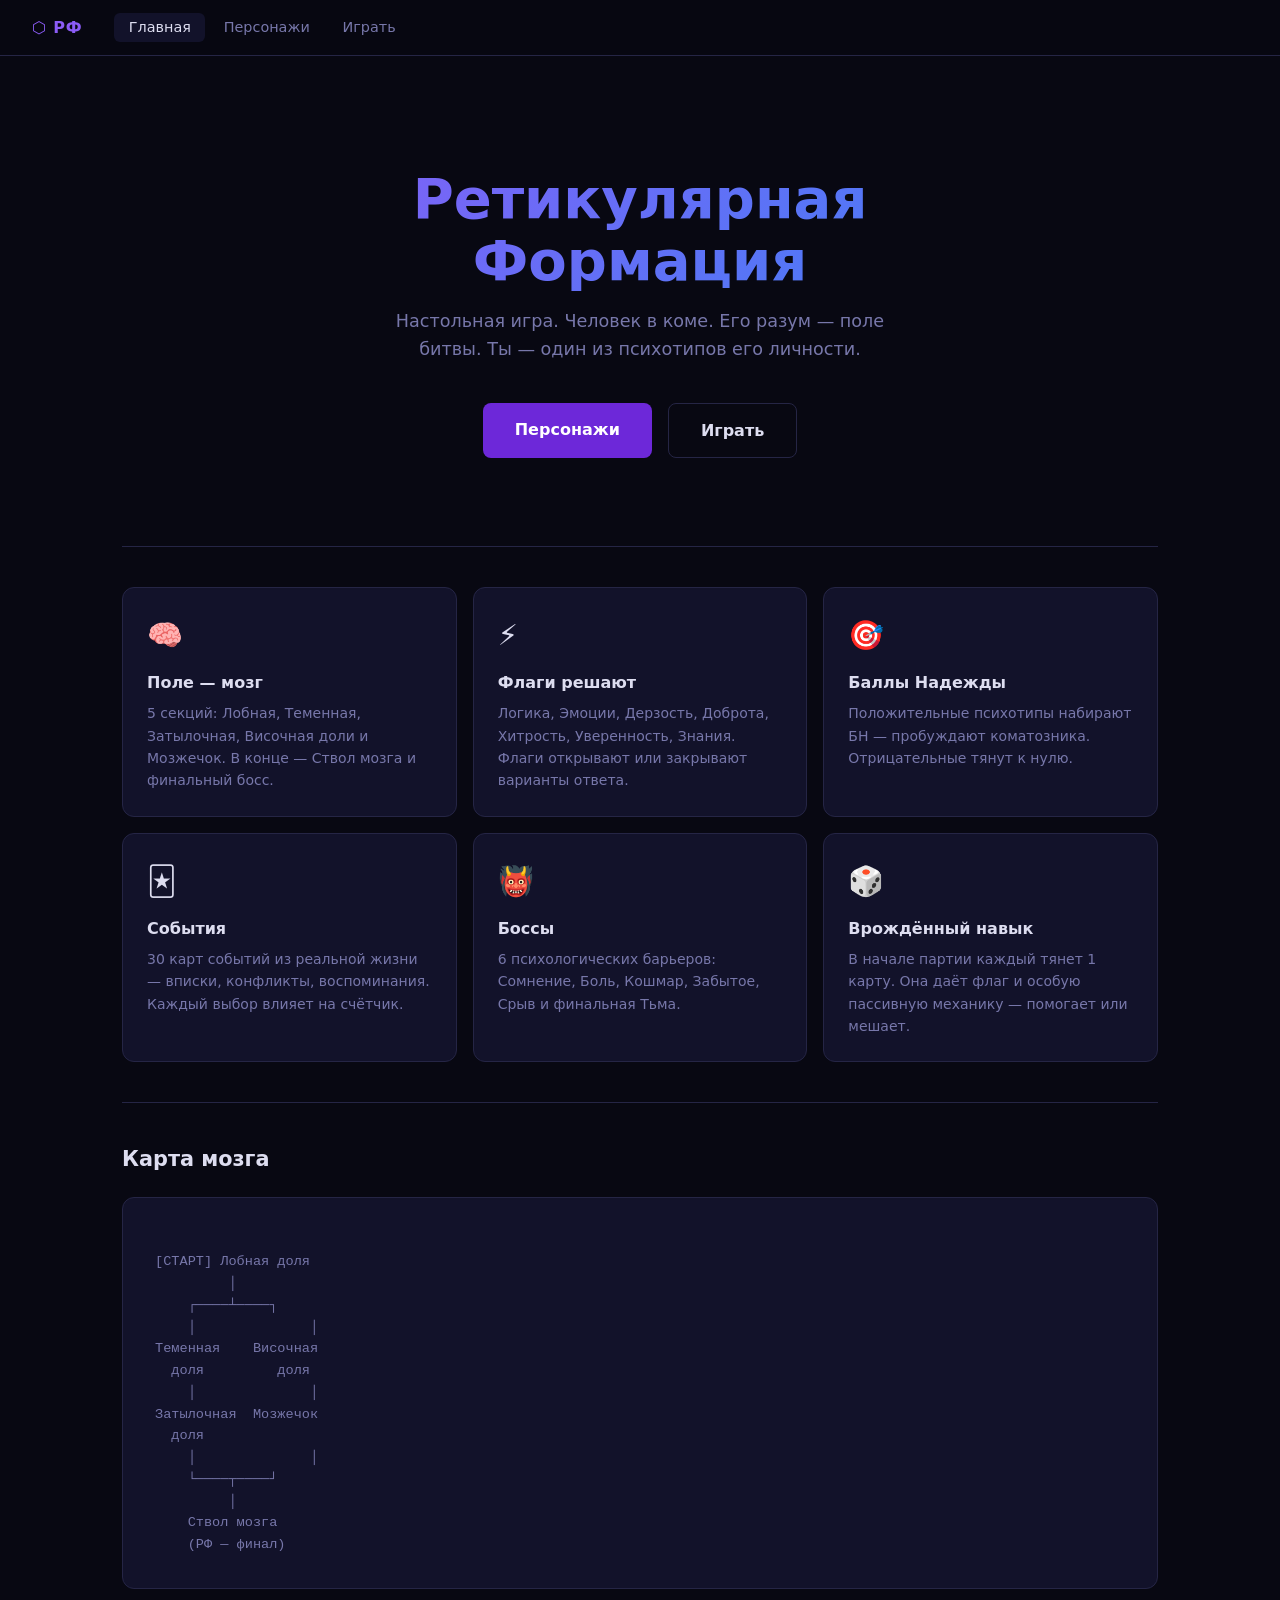
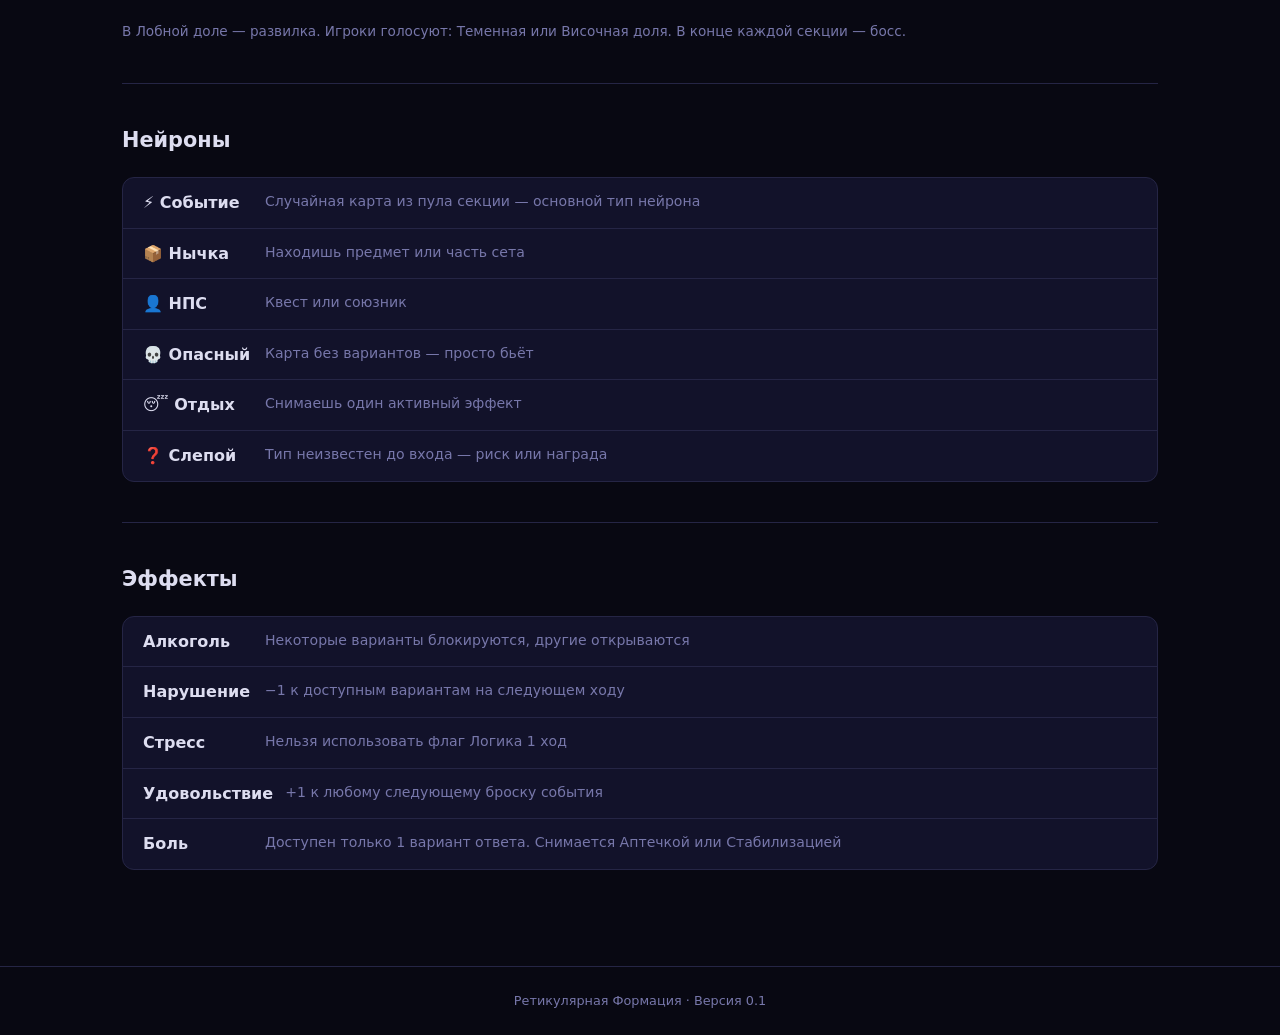
<file: index.html>
<!DOCTYPE html>
<html lang="ru">
<head>
  <meta charset="UTF-8">
  <meta name="viewport" content="width=device-width, initial-scale=1.0">
  <title>Ретикулярная Формация</title>
  <link rel="stylesheet" href="style.css">
</head>
<body>

<nav>
  <a class="nav-brand" href="index.html">⬡ РФ</a>
  <ul class="nav-links">
    <li><a href="index.html" class="active">Главная</a></li>
    <li><a href="characters.html">Персонажи</a></li>
    <li><a href="play.html">Играть</a></li>
  </ul>
</nav>

<main>
  <section class="hero">
    <h1>Ретикулярная<br>Формация</h1>
    <p class="tagline">
      Настольная игра. Человек в коме. Его разум — поле битвы.
      Ты — один из психотипов его личности.
    </p>
    <div class="hero-buttons">
      <a href="characters.html" class="btn btn-primary btn-lg">Персонажи</a>
      <a href="play.html" class="btn btn-outline btn-lg">Играть</a>
    </div>
  </section>

  <hr class="divider">

  <div class="grid-3" style="margin-bottom: 2.5rem;">
    <div class="card info-card">
      <div class="icon">🧠</div>
      <h3>Поле — мозг</h3>
      <p>5 секций: Лобная, Теменная, Затылочная, Височная доли и Мозжечок. В конце — Ствол мозга и финальный босс.</p>
    </div>
    <div class="card info-card">
      <div class="icon">⚡</div>
      <h3>Флаги решают</h3>
      <p>Логика, Эмоции, Дерзость, Доброта, Хитрость, Уверенность, Знания. Флаги открывают или закрывают варианты ответа.</p>
    </div>
    <div class="card info-card">
      <div class="icon">🎯</div>
      <h3>Баллы Надежды</h3>
      <p>Положительные психотипы набирают БН — пробуждают коматозника. Отрицательные тянут к нулю.</p>
    </div>
    <div class="card info-card">
      <div class="icon">🃏</div>
      <h3>События</h3>
      <p>30 карт событий из реальной жизни — вписки, конфликты, воспоминания. Каждый выбор влияет на счётчик.</p>
    </div>
    <div class="card info-card">
      <div class="icon">👹</div>
      <h3>Боссы</h3>
      <p>6 психологических барьеров: Сомнение, Боль, Кошмар, Забытое, Срыв и финальная Тьма.</p>
    </div>
    <div class="card info-card">
      <div class="icon">🎲</div>
      <h3>Врождённый навык</h3>
      <p>В начале партии каждый тянет 1 карту. Она даёт флаг и особую пассивную механику — помогает или мешает.</p>
    </div>
  </div>

  <hr class="divider">

  <section style="margin-bottom: 2rem;">
    <h2 style="font-size: 1.3rem; font-weight: 800; margin-bottom: 1.25rem;">Карта мозга</h2>
    <div class="brain-map">
[СТАРТ] Лобная доля
         │
    ┌────┴────┐
    │              │
Теменная    Височная
  доля         доля
    │              │
Затылочная  Мозжечок
  доля
    │              │
    └────┬────┘
         │
    Ствол мозга
    (РФ — финал)</div>
    <p style="color: var(--muted); font-size: 0.85rem; margin-top: 0.75rem;">
      В Лобной доле — развилка. Игроки голосуют: Теменная или Височная доля. В конце каждой секции — босс.
    </p>
  </section>

  <hr class="divider">

  <section style="margin-bottom: 2rem;">
    <h2 style="font-size: 1.3rem; font-weight: 800; margin-bottom: 1.25rem;">Нейроны</h2>
    <div class="card" style="padding: 0;">
      <div class="effect-row" style="padding: 0.75rem 1.25rem;">
        <span class="effect-name">⚡ Событие</span>
        <span class="effect-desc">Случайная карта из пула секции — основной тип нейрона</span>
      </div>
      <div class="effect-row" style="padding: 0.75rem 1.25rem;">
        <span class="effect-name">📦 Нычка</span>
        <span class="effect-desc">Находишь предмет или часть сета</span>
      </div>
      <div class="effect-row" style="padding: 0.75rem 1.25rem;">
        <span class="effect-name">👤 НПС</span>
        <span class="effect-desc">Квест или союзник</span>
      </div>
      <div class="effect-row" style="padding: 0.75rem 1.25rem;">
        <span class="effect-name">💀 Опасный</span>
        <span class="effect-desc">Карта без вариантов — просто бьёт</span>
      </div>
      <div class="effect-row" style="padding: 0.75rem 1.25rem;">
        <span class="effect-name">😴 Отдых</span>
        <span class="effect-desc">Снимаешь один активный эффект</span>
      </div>
      <div class="effect-row" style="padding: 0.75rem 1.25rem;">
        <span class="effect-name">❓ Слепой</span>
        <span class="effect-desc">Тип неизвестен до входа — риск или награда</span>
      </div>
    </div>
  </section>

  <hr class="divider">

  <section>
    <h2 style="font-size: 1.3rem; font-weight: 800; margin-bottom: 1.25rem;">Эффекты</h2>
    <div class="card" style="padding: 0;">
      <div class="effect-row" style="padding: 0.75rem 1.25rem;">
        <span class="effect-name">Алкоголь</span>
        <span class="effect-desc">Некоторые варианты блокируются, другие открываются</span>
      </div>
      <div class="effect-row" style="padding: 0.75rem 1.25rem;">
        <span class="effect-name">Нарушение</span>
        <span class="effect-desc">−1 к доступным вариантам на следующем ходу</span>
      </div>
      <div class="effect-row" style="padding: 0.75rem 1.25rem;">
        <span class="effect-name">Стресс</span>
        <span class="effect-desc">Нельзя использовать флаг Логика 1 ход</span>
      </div>
      <div class="effect-row" style="padding: 0.75rem 1.25rem;">
        <span class="effect-name">Удовольствие</span>
        <span class="effect-desc">+1 к любому следующему броску события</span>
      </div>
      <div class="effect-row" style="padding: 0.75rem 1.25rem;">
        <span class="effect-name">Боль</span>
        <span class="effect-desc">Доступен только 1 вариант ответа. Снимается Аптечкой или Стабилизацией</span>
      </div>
    </div>
  </section>
</main>

<footer>Ретикулярная Формация · Версия 0.1</footer>

</body>
</html>
</file>
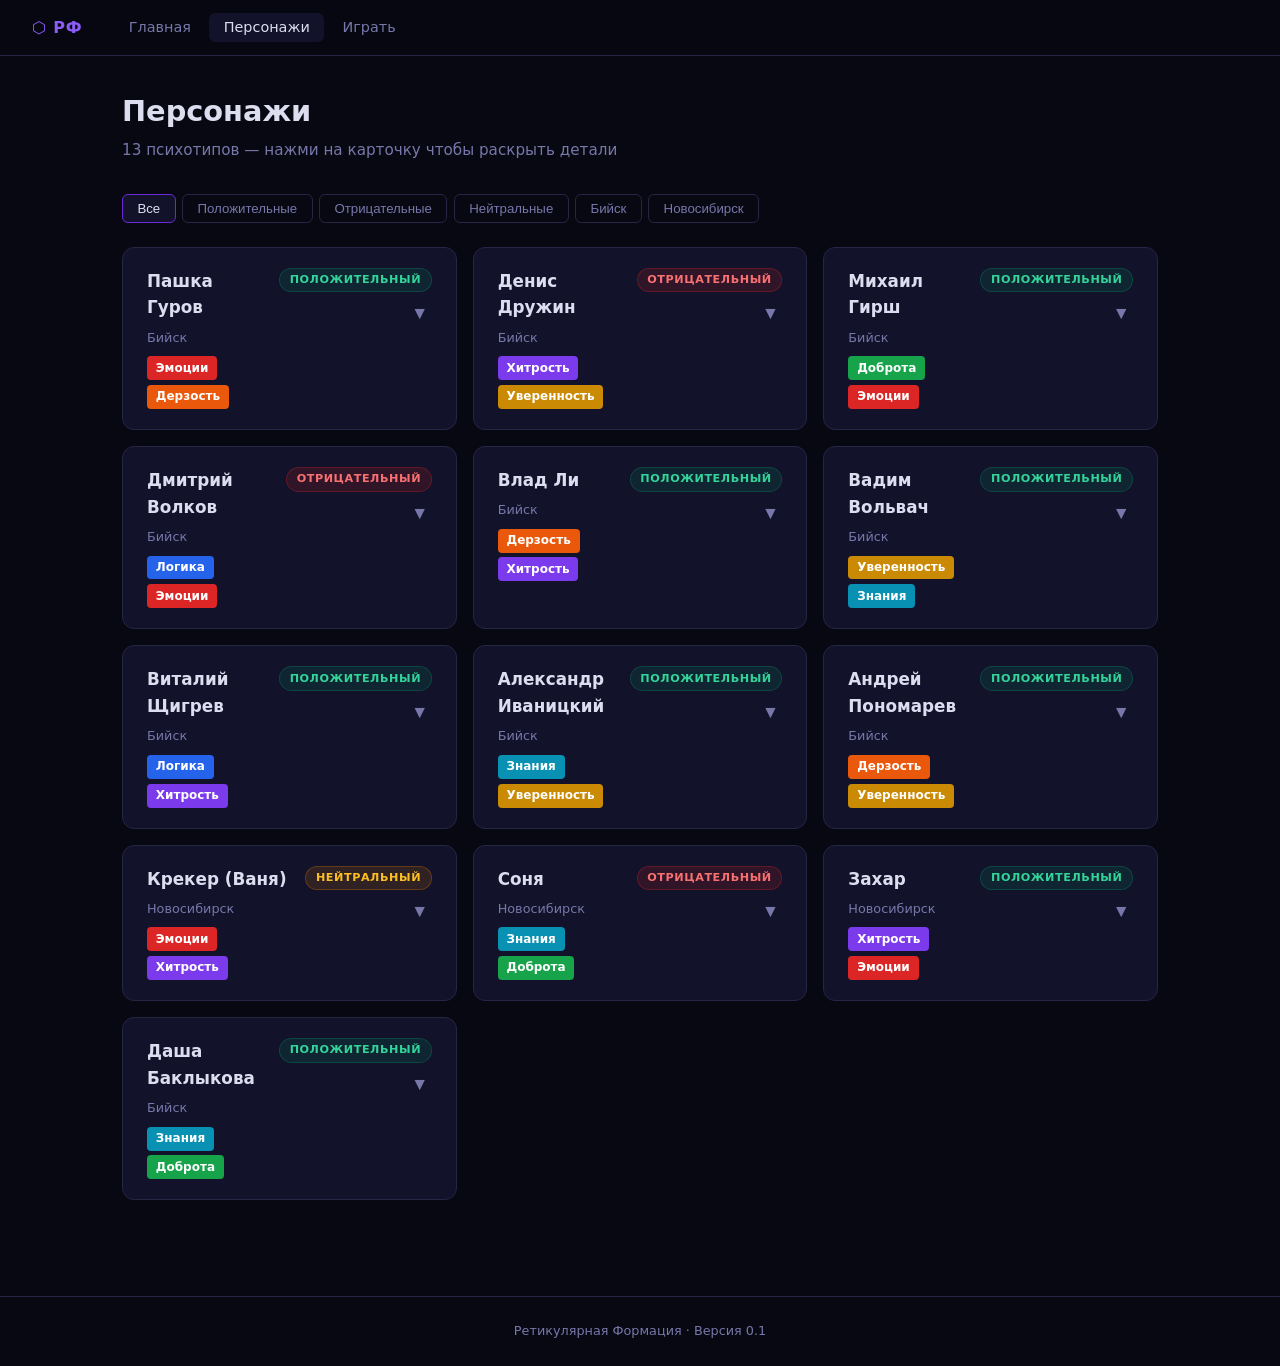
<file: characters.html>
<!DOCTYPE html>
<html lang="ru">
<head>
  <meta charset="UTF-8">
  <meta name="viewport" content="width=device-width, initial-scale=1.0">
  <title>Персонажи — РФ</title>
  <link rel="stylesheet" href="style.css">
</head>
<body>

<nav>
  <a class="nav-brand" href="index.html">⬡ РФ</a>
  <ul class="nav-links">
    <li><a href="index.html">Главная</a></li>
    <li><a href="characters.html" class="active">Персонажи</a></li>
    <li><a href="play.html">Играть</a></li>
  </ul>
</nav>

<main>
  <div class="page-header">
    <h1>Персонажи</h1>
    <p>13 психотипов — нажми на карточку чтобы раскрыть детали</p>
  </div>

  <div class="filter-bar" id="filters">
    <button class="filter-btn active" data-filter="all">Все</button>
    <button class="filter-btn" data-filter="positive">Положительные</button>
    <button class="filter-btn" data-filter="negative">Отрицательные</button>
    <button class="filter-btn" data-filter="neutral">Нейтральные</button>
    <button class="filter-btn" data-filter="Бийск">Бийск</button>
    <button class="filter-btn" data-filter="Новосибирск">Новосибирск</button>
  </div>

  <div class="char-grid" id="charGrid"></div>
</main>

<footer>Ретикулярная Формация · Версия 0.1</footer>

<script>
const FLAG_COLORS = {
  'Логика': '#2563eb', 'Эмоции': '#dc2626', 'Дерзость': '#ea580c',
  'Доброта': '#16a34a', 'Хитрость': '#7c3aed', 'Уверенность': '#ca8a04', 'Знания': '#0891b2'
};

const TYPE_LABELS = { positive: 'Положительный', negative: 'Отрицательный', neutral: 'Нейтральный' };
const TYPE_CLASS  = { positive: 'badge-positive', negative: 'badge-negative', neutral: 'badge-neutral' };

const characters = [
  {
    name: 'Пашка Гуров', city: 'Бийск', type: 'positive', flags: ['Эмоции','Дерзость'],
    skills: [
      { name: 'Разгон', flavor: 'Предлагаешь лютую тему для прикола, которую подхватывают все',
        effect: 'Все игроки получают +1 доступный вариант ответа на текущем событии' },
      { name: 'Фантазёр', flavor: 'Придумываешь план настолько безумный, что никто не верит — но он срабатывает',
        effect: 'Открывает случайный дополнительный вариант ответа. Результат непредсказуем' }
    ],
    sets: [],
    goals: [
      { title: 'Прикол в историю', cond: 'Использовать «Разгон» 3 раза за игру' },
      { title: 'Заразить идеей', cond: 'Убедить 2 игроков поддержать своё решение в одном ходу' },
      { title: 'Всё по плану', cond: 'Пройти секцию без единого отрицательного последствия' }
    ]
  },
  {
    name: 'Денис Дружин', city: 'Бийск', type: 'negative', flags: ['Хитрость','Уверенность'],
    skills: [
      { name: 'Шпала', flavor: 'Упрямства не занимать — стоишь на своём, даже когда все сдались',
        effect: 'Повторно используй вариант ответа с предыдущего события' }
    ],
    sets: [
      { name: 'Телеграфист',
        items: [
          { name: 'Паблик', desc: 'Раз за секцию: +1 жетон Влияния после события с положительным исходом' },
          { name: 'Инсайд', desc: 'Открывает скрытый вариант ответа на одном событии' }
        ],
        bonus: 'Усиленная «Шпала»: повторяй вариант дважды подряд на одном событии'
      }
    ],
    goals: [
      { title: 'Раскрутить паблик', cond: 'Получить 3 жетона Влияния за игру' },
      { title: 'Вирусный пост', cond: 'Активировать ⚡ цепную реакцию своим событием' },
      { title: 'Несгибаемый', cond: 'После неудачного события не потерять ни одного предмета' }
    ]
  },
  {
    name: 'Михаил Гирш', city: 'Бийск', type: 'positive', flags: ['Доброта','Эмоции'],
    skills: [
      { name: 'Резистентность к алкоголю', flavor: 'Пить с Миханом сидр — одно удовольствие',
        effect: 'Эффект «Алкоголь» не блокирует варианты ответа. Штрафы на передвижение работают' },
      { name: 'Анекдот', flavor: 'В самый напряжённый момент выдаёшь анекдот — и все расслабляются',
        effect: 'Снимает «Стресс» с себя или одного союзника' }
    ],
    sets: [],
    goals: [
      { title: 'Железная печень', cond: 'Пройти 3 события с «Алкоголь» без штрафов' },
      { title: 'Расшевелить угрюмца', cond: 'Снять «Стресс» с другого игрока через «Анекдот»' },
      { title: 'Собрать компанию', cond: 'Оказаться в одной секции с 3+ другими игроками' }
    ]
  },
  {
    name: 'Дмитрий Волков', city: 'Бийск', type: 'negative', flags: ['Логика','Эмоции'],
    skills: [
      { name: 'Надоедливость', flavor: 'Ты настолько задолбал вопросами, что НПС сдался',
        effect: 'Требуй от НПС предмет повторно — со второй попытки уступает' }
    ],
    sets: [
      { name: 'Набор Волка',
        items: [
          { name: 'Бешенство', desc: 'Наложи «Стресс» на игрока или НПС' },
          { name: 'Одиночество', desc: 'Не взаимодействуй с другими — +1 к броску' },
          { name: 'Шерсть', desc: 'Один раз: игнорируй «Нарушение»' }
        ],
        bonus: 'Усиленная «Надоедливость»: НПС уступает сразу, без второй попытки'
      },
      { name: 'Дачник',
        items: [
          { name: 'Шашлык', desc: 'Снимает «Стресс» с себя и союзника одновременно' },
          { name: 'Пивандрий', desc: 'Добровольно «Алкоголь»: +1 к Эмоциям, −1 к Логике' },
          { name: 'Дружище', desc: 'Получи временного союзника-НПС на секцию' }
        ],
        bonus: '+3 БН командных и снятие «Стресс» со всех союзников'
      },
      { name: 'Космонавт',
        items: [
          { name: 'Спутник', desc: 'Раз за игру: посмотри любую карту события в любой секции' },
          { name: 'Сохраненки', desc: 'Раз за игру: отмени последствия только что сыгранного события' },
          { name: 'Загадочность', desc: 'Первый бросок с любым НПС в секции без штрафов' }
        ],
        bonus: 'Скрытный режим на 1 секцию: другие не видят твои выборы'
      }
    ],
    goals: [
      { title: 'Шашлыки на природе', cond: 'Собрать полный набор «Дачник»' },
      { title: 'Добиться своего', cond: 'Использовать «Надоедливость» 3 раза за игру' },
      { title: 'Побыть в тишине', cond: 'Пройти 1 секцию без взаимодействия с другими' }
    ]
  },
  {
    name: 'Влад Ли', city: 'Бийск', type: 'positive', flags: ['Дерзость','Хитрость'],
    skills: [
      { name: 'Шмон', flavor: 'Ну-ка выворачивай карманы',
        effect: 'Просмотри инвентарь любого персонажа. Можешь взять 1 вещь, но получишь «Нарушение»' },
      { name: '|УЛЬТ| Обезьянник', flavor: 'Просыпается мужик, видит решётку...',
        effect: 'Требует полный Правоохранительный набор + цель под «Алкоголь»/«Нарушение». Блокирует способность цели на 1 ход' }
    ],
    sets: [
      { name: 'Правоохранительный набор',
        items: [
          { name: 'Бобик', desc: 'Раз за секцию: переместись на 2 нейрона вместо 1' },
          { name: 'Ксива', desc: '+1 вариант «Уверенность» на событиях с властью или НПС-авторитетом' },
          { name: 'УК РФ', desc: '+1 вариант «Знания» на событиях с конфликтом или нарушением' }
        ],
        bonus: 'Активирует ульт «Обезьянник»'
      },
      { name: 'Набор Владлена',
        items: [
          { name: 'Юная тянка', desc: 'НПС переключается — проходишь нейрон без броска' },
          { name: 'Пачка сигарет', desc: 'Снимает напряжение с НПС, первый бросок без штрафа' },
          { name: 'Разбитая тачка', desc: '+1 вариант «Хитрость» на любом событии' }
        ],
        bonus: '«Шмон» без «Нарушения»'
      },
      { name: 'Японец',
        items: [
          { name: 'Фонк', desc: 'Получи «Удовольствие» на следующий ход' },
          { name: 'Штаны с иероглифами', desc: 'НПС теряет 1 ход реакции' },
          { name: 'Узкие глаза', desc: 'На «Логика» событии: +1 скрытый вариант' }
        ],
        bonus: 'Доступен «Японский путь»: нейтральный исход (0 БН, 0 последствий)'
      }
    ],
    goals: [
      { title: 'Полная экипировка', cond: 'Собрать полный «Правоохранительный набор»' },
      { title: 'Порядок восстановлен', cond: 'Использовать «Обезьянник» 2 раза за игру' },
      { title: 'Чистая репутация', cond: 'Пройти игру, ни разу не получив «Нарушение»' }
    ]
  },
  {
    name: 'Вадим Вольвач', city: 'Бийск', type: 'positive', flags: ['Уверенность','Знания'],
    skills: [
      { name: 'Стабилизация', flavor: 'Приехала скорая — и всё само наладилось',
        effect: 'Снимает один негативный эффект с себя или союзника. Можно вне своего хода' },
      { name: 'Резкость', flavor: 'Скажет так, что мало не покажется',
        effect: 'Бросок: орёл — противник теряет ход, решка — союзник теряет +1 вариант' }
    ],
    sets: [
      { name: 'Скорая помощь',
        items: [
          { name: 'Аптечка', desc: 'Снимает «Стресс» или «Алкоголь» с себя или союзника' },
          { name: 'Рация', desc: 'Один раз: передай предмет союзнику вне очереди' },
          { name: 'Носилки', desc: 'Перенеси обездвиженного союзника в свою секцию' }
        ],
        bonus: '«Стабилизация» без ограничений: применяй вне хода сколько угодно раз'
      }
    ],
    goals: [
      { title: 'Только сам', cond: 'Пройти секцию без союзников и чужих способностей' },
      { title: 'Наперекор большинству', cond: 'Проголосовать против большинства на развилке — и если группа выигрывает, цель засчитывается' },
      { title: 'Слово — закон', cond: 'Ни разу не изменить принятому решению' }
    ]
  },
  {
    name: 'Виталий Щигрев', city: 'Бийск', type: 'positive', flags: ['Логика','Хитрость'],
    skills: [
      { name: 'Наблюдательность', flavor: 'Хорошо запоминаешь информацию о взаимоотношениях',
        effect: 'Требует «Цыганский барон». Используй навык любого персонажа от его лица — он не может отказать' }
    ],
    sets: [
      { name: 'Цыганский барон',
        items: [
          { name: 'Лошадь', desc: 'Раз за секцию: переместись через 1 нейрон без остановки' },
          { name: 'Золотые зубы', desc: 'Авторитет — +1 вариант на всех квестах в секции' },
          { name: 'Книга Заговоров', desc: 'Посмотри постоянные флаги любого игрока (скрытно)' }
        ],
        bonus: 'Активирует «Наблюдательность»'
      }
    ],
    goals: [
      { title: 'Барон', cond: 'Собрать полный набор «Цыганский барон»' },
      { title: 'Знать всех', cond: 'Использовать «Наблюдательность» на каждом игроке хотя бы раз' },
      { title: 'Сыграть чужую роль', cond: 'Использовать чужую способность через «Наблюдательность» 2 раза' }
    ]
  },
  {
    name: 'Александр Иваницкий', city: 'Бийск', type: 'positive', flags: ['Знания','Уверенность'],
    skills: [
      { name: 'Дальний ход', flavor: 'Пока все разбираются — он уже там',
        effect: 'Раз за секцию: перейди на следующий нейрон без вскрытия карты события' },
      { name: '|УЛЬТ| Честь семьи', flavor: 'Можно говорить что угодно — но не про семью',
        effect: 'Когда событие задевает тему близких: все варианты открыты, +2 БН при успехе' }
    ],
    sets: [
      { name: 'Путешественник',
        items: [
          { name: 'Карта маршрута', desc: 'Видишь типы соседних нейронов до входа' },
          { name: 'Рюкзак', desc: '+1 слот в инвентаре на всю игру' },
          { name: 'Крепкие ноги', desc: 'Раз за игру: пройди две секции за один ход' }
        ],
        bonus: '«Дальний ход» без ограничения раз за секцию'
      }
    ],
    goals: [
      { title: 'Холодная голова', cond: 'Пройти 3 события подряд, выбирая только варианты «Логика»' },
      { title: 'Ничего лишнего не терять', cond: 'Не потерять ни одного предмета за всю игру' },
      { title: 'Оказаться правым', cond: 'Поддержать решение с +БН 3 раза подряд' }
    ]
  },
  {
    name: 'Андрей Пономарев', city: 'Бийск', type: 'positive', flags: ['Дерзость','Уверенность'],
    skills: [
      { name: 'Оцепление', flavor: 'Никто не входит, никто не выходит',
        effect: 'Блокирует переход любого игрока через выбранный нейрон на 1 ход' },
      { name: 'Силовое решение', flavor: 'Долго думать некогда — работаем',
        effect: 'Игнорирует требования флага на одном событии: выбирает любой вариант' }
    ],
    sets: [
      { name: 'Набор Омоновца',
        items: [
          { name: 'Щит', desc: 'Блокирует один негативный эффект автоматически при получении' },
          { name: 'Дубинка', desc: 'Наложи «Нарушение» на выбранного игрока или НПС' },
          { name: 'Шлем', desc: 'Следующий штраф от карты события не применяется' }
        ],
        bonus: '«Оцепление» на 2 нейрона одновременно вместо одного'
      }
    ],
    goals: [
      { title: 'Полное снаряжение', cond: 'Собрать полный «Набор Омоновца»' },
      { title: 'Навести порядок', cond: 'Нейтрализовать отрицательного психотипа в конфликте' },
      { title: 'Выполнить приказ', cond: 'Поддерживать решение большинства 5 ходов подряд' }
    ]
  },
  {
    name: 'Крекер (Ваня)', city: 'Новосибирск', type: 'neutral', flags: ['Эмоции','Хитрость'],
    skills: [
      { name: 'Заболтать', flavor: 'В арсенале всегда найдётся история на любой случай',
        effect: 'Против босса/НПС: пропускает их атаку на 1 ход. На союзника: даёт ему дополнительный ход вне очереди' }
    ],
    sets: [],
    goals: [
      { title: 'Заболтать босса', cond: 'Пройти одного босса без прямого конфликта через «Заболтать»' },
      { title: 'Прикрыть союзника', cond: 'Дать союзнику дополнительный ход через «Заболтать»' },
      { title: 'История в нужный момент', cond: 'Использовать «Заболтать» в момент активной ⚡ цепной реакции' }
    ]
  },
  {
    name: 'Соня', city: 'Новосибирск', type: 'negative', flags: ['Знания','Доброта'],
    skills: [
      { name: 'ХимБио', flavor: 'Годы учёбы не прошли впустую — теперь можешь сотворить святой грааль',
        effect: 'После сбора всех ингредиентов: замени активный эффект на любом игроке на другой по выбору' }
    ],
    sets: [],
    goals: [
      { title: 'Святой Грааль', cond: 'Собрать все ингредиенты и активировать «ХимБио»' },
      { title: 'Применить по назначению', cond: 'Изменить эффект у другого игрока через «ХимБио»' },
      { title: 'Наука побеждает', cond: 'Пройти событие, где правильный вариант только через «Знания»' }
    ]
  },
  {
    name: 'Захар', city: 'Новосибирск', type: 'positive', flags: ['Хитрость','Эмоции'],
    skills: [
      { name: 'Омут', flavor: 'С виду скромняга, но за натурой скрывается мрачная фигура',
        effect: 'Скрытно: другие игроки не видят твой вариант ответа до объявления результата' },
      { name: 'Лень', flavor: 'А мне пофиг',
        effect: 'Один раз за игру: полностью игнорируешь карту события без последствий' }
    ],
    sets: [],
    goals: [
      { title: 'Эффективность', cond: 'Пройти секцию, открыв не больше 3 нейронов' },
      { title: 'Показать настоящего себя', cond: 'Использовать «Омут» когда противник не ожидал' },
      { title: 'Встряхнуться', cond: 'Изменить БН на ±5 за один ход' }
    ]
  },
  {
    name: 'Даша Баклыкова', city: 'Бийск', type: 'positive', flags: ['Знания','Доброта'],
    skills: [
      { name: 'Объектив', flavor: 'Фотограф видит мир иначе — замечаешь то, что не заметит никто',
        effect: 'При входе на ❓ нейрон: открываешь тип до решения войти. Можешь отказаться и выбрать другой нейрон' },
      { name: 'Форточка', flavor: 'Закрытая дверь — не проблема, если есть форточка',
        effect: 'Раз за секцию: войди в нейрон, не соединённый аксоном с текущим положением' }
    ],
    sets: [
      { name: 'Набор Фотографа',
        items: [
          { name: 'Фотоаппарат', desc: 'В начале каждой секции: посмотри 1 карту события не вскрывая публично' },
          { name: 'Расчёска', desc: 'Снимает «Стресс» с себя или союзника' },
          { name: 'Самсунг', desc: 'Раз за игру: открывает вариант «Знания» на любом событии' }
        ],
        bonus: '«Объектив» работает на все ❓ нейроны без ограничений'
      }
    ],
    goals: [
      { title: 'Запечатлеть историю', cond: 'Использовать «Фотоаппарат» 3 раза за игру' },
      { title: 'Там, где закрыто', cond: 'Использовать «Форточку» 2 раза за игру' },
      { title: 'Самсунг решает', cond: 'Использовать «Самсунг» в событии, где итог меняет БН на +3 и выше' }
    ]
  }
];

function flagBadge(f) {
  const c = FLAG_COLORS[f] || '#555';
  return `<span class="flag" style="background:${c}">${f}</span>`;
}

function renderChar(ch) {
  const skillsHTML = ch.skills.map(s => `
    <div class="skill-item">
      <div class="skill-name">${s.name}</div>
      <div class="skill-flavor">${s.flavor}</div>
      <div class="skill-effect">${s.effect}</div>
    </div>
  `).join('');

  const setsHTML = ch.sets.length ? ch.sets.map(set => `
    <div class="set-block">
      <div class="set-name">⬡ ${set.name}</div>
      <div class="set-items">
        ${set.items.map(i => `
          <div class="item-row">
            <span class="item-name">${i.name}</span>
            <span class="item-desc">${i.desc}</span>
          </div>
        `).join('')}
      </div>
      <div class="set-bonus">Полный сет → ${set.bonus}</div>
    </div>
  `).join('') : '';

  const goalsHTML = ch.goals.map((g, i) => `
    <div class="goal-item">
      <div class="goal-num">${i+1}</div>
      <div class="goal-text">
        <strong>${g.title}</strong>
        <span>${g.cond}</span>
      </div>
    </div>
  `).join('');

  const id = 'char-' + ch.name.replace(/\s/g,'-');

  return `
    <div class="char-card" data-type="${ch.type}" data-city="${ch.city}">
      <div class="char-header" onclick="toggle('${id}')">
        <div class="char-header-left">
          <div class="char-name">${ch.name}</div>
          <div class="char-city">${ch.city}</div>
          <div class="flags">${ch.flags.map(flagBadge).join('')}</div>
        </div>
        <div style="display:flex;flex-direction:column;align-items:flex-end;gap:0.5rem;">
          <span class="badge ${TYPE_CLASS[ch.type]}">${TYPE_LABELS[ch.type]}</span>
          <button class="char-toggle" id="btn-${id}">▼</button>
        </div>
      </div>
      <div class="char-body" id="${id}">
        ${skillsHTML ? `<div class="section-label">Навыки</div>${skillsHTML}` : ''}
        ${setsHTML   ? `<div class="section-label">Предметы и сеты</div>${setsHTML}` : ''}
        <div class="section-label">Личные цели</div>
        <div class="goal-list">${goalsHTML}</div>
      </div>
    </div>
  `;
}

function toggle(id) {
  const body = document.getElementById(id);
  const btn  = document.getElementById('btn-' + id);
  const open = body.classList.toggle('open');
  btn.textContent = open ? '▲' : '▼';
}

function render(filter) {
  const grid = document.getElementById('charGrid');
  const filtered = filter === 'all' ? characters
    : characters.filter(c => c.type === filter || c.city === filter);
  grid.innerHTML = filtered.map(renderChar).join('');
}

document.getElementById('filters').addEventListener('click', e => {
  const btn = e.target.closest('.filter-btn');
  if (!btn) return;
  document.querySelectorAll('.filter-btn').forEach(b => b.classList.remove('active'));
  btn.classList.add('active');
  render(btn.dataset.filter);
});

render('all');
</script>
</body>
</html>
</file>
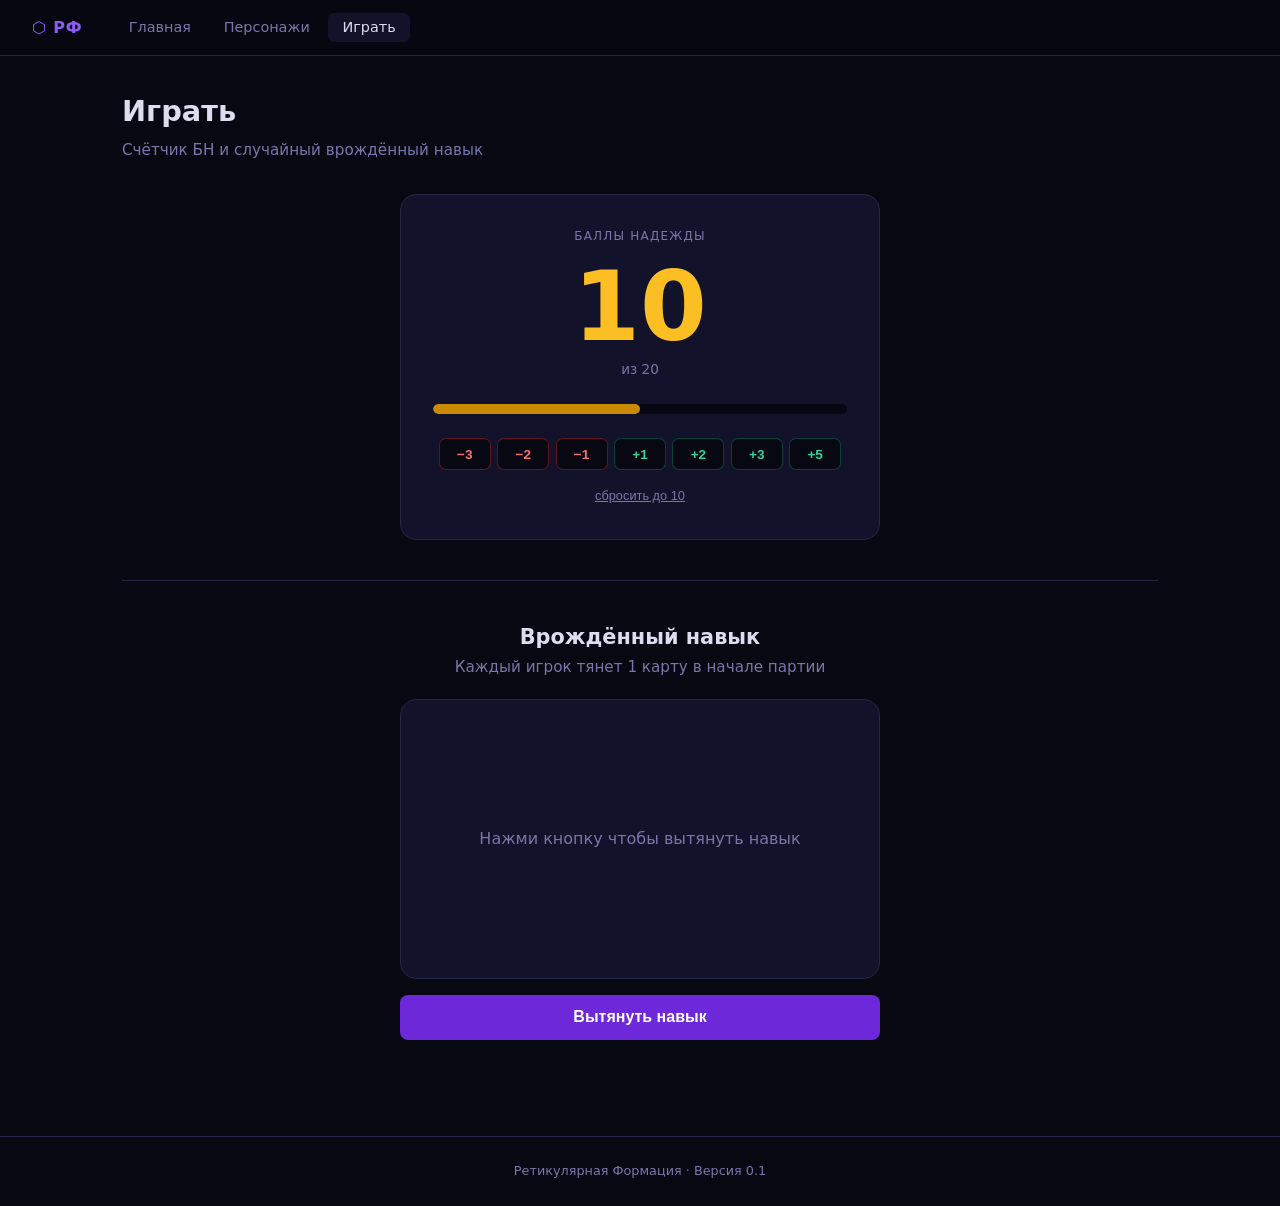
<file: play.html>
<!DOCTYPE html>
<html lang="ru">
<head>
  <meta charset="UTF-8">
  <meta name="viewport" content="width=device-width, initial-scale=1.0">
  <title>Играть — РФ</title>
  <link rel="stylesheet" href="style.css">
</head>
<body>

<nav>
  <a class="nav-brand" href="index.html">⬡ РФ</a>
  <ul class="nav-links">
    <li><a href="index.html">Главная</a></li>
    <li><a href="characters.html">Персонажи</a></li>
    <li><a href="play.html" class="active">Играть</a></li>
  </ul>
</nav>

<main>
  <div class="page-header">
    <h1>Играть</h1>
    <p>Счётчик БН и случайный врождённый навык</p>
  </div>

  <!-- БН COUNTER -->
  <div class="bn-wrap">
    <div class="bn-card">
      <div class="bn-label">Баллы Надежды</div>
      <div class="bn-number" id="bnVal">10</div>
      <div class="bn-sub">из 20</div>
      <div class="bn-bar-bg">
        <div class="bn-bar-fill" id="bnBar"></div>
      </div>
      <div class="bn-btns">
        <button class="bn-btn m" onclick="changeBN(-3)">−3</button>
        <button class="bn-btn m" onclick="changeBN(-2)">−2</button>
        <button class="bn-btn m" onclick="changeBN(-1)">−1</button>
        <button class="bn-btn p" onclick="changeBN(1)">+1</button>
        <button class="bn-btn p" onclick="changeBN(2)">+2</button>
        <button class="bn-btn p" onclick="changeBN(3)">+3</button>
        <button class="bn-btn p" onclick="changeBN(5)">+5</button>
      </div>
      <button class="bn-reset" onclick="resetBN()">сбросить до 10</button>
      <div class="bn-status" id="bnStatus"></div>
    </div>
  </div>

  <hr class="divider">

  <!-- NAVYK DRAW -->
  <div class="navyk-wrap">
    <div class="page-header" style="text-align:center; margin-bottom:1.25rem;">
      <h2 style="font-size:1.3rem; font-weight:800;">Врождённый навык</h2>
      <p>Каждый игрок тянет 1 карту в начале партии</p>
    </div>

    <div class="navyk-card" id="navykCard">
      <div class="navyk-empty">Нажми кнопку чтобы вытянуть навык</div>
    </div>

    <button class="btn btn-primary btn-full btn-lg" onclick="drawNavyk()">Вытянуть навык</button>
  </div>
</main>

<footer>Ретикулярная Формация · Версия 0.1</footer>

<script>
// ─── БН ───────────────────────────────────────────────
let bn = 10;

function updateBN() {
  const val  = document.getElementById('bnVal');
  const bar  = document.getElementById('bnBar');
  const stat = document.getElementById('bnStatus');

  val.textContent = bn;

  const pct = (bn / 20) * 100;
  bar.style.width = pct + '%';

  if (bn <= 4)       { bar.style.background = '#dc2626'; val.style.color = '#f87171'; }
  else if (bn <= 9)  { bar.style.background = '#ea580c'; val.style.color = '#fb923c'; }
  else if (bn <= 14) { bar.style.background = '#ca8a04'; val.style.color = '#fbbf24'; }
  else               { bar.style.background = '#059669'; val.style.color = '#34d399'; }

  if (bn >= 20) {
    stat.style.display = 'block';
    stat.style.background = 'rgba(5,150,105,0.15)';
    stat.style.color = '#34d399';
    stat.style.border = '1px solid rgba(5,150,105,0.3)';
    stat.textContent = '🧠 РФ запущена — коматозник просыпается!';
  } else if (bn <= 0) {
    stat.style.display = 'block';
    stat.style.background = 'rgba(220,38,38,0.15)';
    stat.style.color = '#f87171';
    stat.style.border = '1px solid rgba(220,38,38,0.3)';
    stat.textContent = '💀 РФ погасла — коматозник умирает';
  } else {
    stat.style.display = 'none';
  }
}

function changeBN(delta) {
  bn = Math.max(0, Math.min(20, bn + delta));
  updateBN();
}

function resetBN() {
  bn = 10;
  updateBN();
}

updateBN();

// ─── НАВЫКИ ────────────────────────────────────────────
const FLAG_COLORS = {
  'Логика': '#2563eb', 'Эмоции': '#dc2626', 'Дерзость': '#ea580c',
  'Доброта': '#16a34a', 'Хитрость': '#7c3aed', 'Уверенность': '#ca8a04', 'Знания': '#0891b2'
};

const navyki = [
  {
    name: 'Косолапие', flag: 'Логика',
    flavor: 'Ходишь немного иначе — давно привык, другие замечают раньше тебя',
    plus:  'На событиях со школой или детством: местный бугай видит родственную душу — автоматически +1 союзник без броска',
    minus: 'На событиях со спортом или погоней: −1 доступный вариант ответа'
  },
  {
    name: 'Хроническая бессонница', flag: 'Логика',
    flavor: 'Пока все спят — ты думаешь. Уже не первый год',
    plus:  'На ночных событиях: +1 вариант ответа',
    minus: 'Когда получаешь «Стресс»: теряешь флаг Логика на 1 ход'
  },
  {
    name: 'Приступы смеха не вовремя', flag: 'Эмоции',
    flavor: 'Само выходит. Ты и рад бы сдержаться',
    plus:  'На событиях с конфликтом: бросок — орёл разряжает обстановку +1 БН, решка — «Нарушение»',
    minus: 'В бою с боссом: в первой фазе твой ответ не засчитывается'
  },
  {
    name: 'Слёзы на пустом месте', flag: 'Эмоции',
    flavor: 'Тебе самому неловко, но ничего не поделаешь',
    plus:  'На событиях с «Доброта»: если плачешь — +1 БН дополнительно',
    minus: 'На событиях с «Дерзость»: не можешь выбрать этот вариант'
  },
  {
    name: 'Громкий голос', flag: 'Дерзость',
    flavor: 'Слышат все — хочешь ты этого или нет',
    plus:  'Раз за секцию: «позови» — союзник в той же секции использует способность вне очереди',
    minus: 'На событиях со скрытностью: −1 вариант «Хитрость»'
  },
  {
    name: 'Провокатор от природы', flag: 'Дерзость',
    flavor: 'Что-то в тебе заводит людей. Ты не специально',
    plus:  'С НПС-противниками: провоцируешь раскрыть скрытый предмет или информацию',
    minus: 'Нейтральные НПС изначально с подозрением: первый бросок −1 вариант'
  },
  {
    name: 'Жалостливое лицо', flag: 'Доброта',
    flavor: 'Тебе сложно отказать. Ты сам не понимаешь почему',
    plus:  'Раз за секцию на нейроне НПС: получаешь предмет без выполнения условия квеста',
    minus: 'Раз за секцию: обязан отреагировать на чужое событие о помощи'
  },
  {
    name: 'Своя еда с собой', flag: 'Доброта',
    flavor: 'Всегда что-нибудь найдётся. Бутерброд, яблоко, что угодно',
    plus:  'Раз за партию: угощаешь союзника — снимаешь «Стресс» без карты',
    minus: 'На событиях с быстрой реакцией: теряешь ход — копаешься в сумке'
  },
  {
    name: 'Неприметная внешность', flag: 'Хитрость',
    flavor: 'Тебя не замечают. Иногда это очень кстати',
    plus:  'На событиях с патрулём или конфликтом: можешь пройти мимо без броска',
    minus: 'Раз за игру: не получаешь предмет от цепной реакции — о тебе забыли'
  },
  {
    name: 'Привычка врать по мелочи', flag: 'Хитрость',
    flavor: 'Само выходит. Даже когда не нужно',
    plus:  'На событиях с отмазкой: +1 дополнительный вариант ответа',
    minus: 'Раз за игру при первой решке с НПС: НПС не верит даже правде'
  },
  {
    name: 'Военная выправка', flag: 'Уверенность',
    flavor: 'Держишься прямо. Люди это считывают раньше чем ты открываешь рот',
    plus:  'С НПС-авторитетами (полиция, начальники): воспринимают как равного — +1 вариант «Уверенность»',
    minus: 'На расслабленных событиях в компании: −1 вариант «Эмоции»'
  },
  {
    name: 'Привычка не извиняться', flag: 'Уверенность',
    flavor: 'Не потому что злой. Просто слова не идут',
    plus:  'После провала события: не получаешь «Стресс»',
    minus: 'Когда твой провал затронул другого: тот теряет −1 БН'
  },
  {
    name: 'Старший ребёнок в семье', flag: 'Знания',
    flavor: 'Рано повзрослел. Научился разруливать то, что взрослые не замечают',
    plus:  'На событиях с домашним конфликтом или семейной темой: +1 вариант ответа',
    minus: 'Раз за игру: обязан отказаться от предложенной помощи союзника'
  },
  {
    name: 'Техническое мышление', flag: 'Знания',
    flavor: 'Всё разбираешь на части. Иногда это мешает просто почувствовать',
    plus:  'На событиях с техникой или логистикой: автоматически выбираешь оптимальный вариант',
    minus: 'На событиях с «Эмоции» где нужно почувствовать: флаг «Знания» не работает'
  }
];

let lastIndex = -1;

function drawNavyk() {
  let idx;
  do { idx = Math.floor(Math.random() * navyki.length); } while (idx === lastIndex && navyki.length > 1);
  lastIndex = idx;

  const n = navyki[idx];
  const color = FLAG_COLORS[n.flag] || '#555';
  const card  = document.getElementById('navykCard');

  card.style.borderColor = color;
  card.innerHTML = `
    <div class="navyk-flag">
      <span class="flag" style="background:${color};font-size:0.85rem;padding:0.25rem 0.75rem;">${n.flag}</span>
    </div>
    <div class="navyk-name">${n.name}</div>
    <div class="navyk-flavor">"${n.flavor}"</div>
    <div class="navyk-effects">
      <div class="navyk-effect-row plus">
        <span class="navyk-icon">✦</span>
        <span>${n.plus}</span>
      </div>
      <div class="navyk-effect-row minus">
        <span class="navyk-icon">✧</span>
        <span>${n.minus}</span>
      </div>
    </div>
  `;
}
</script>
</body>
</html>
</file>
<file: style.css>
* { margin: 0; padding: 0; box-sizing: border-box; }

:root {
  --bg: #080812;
  --bg-card: #12122a;
  --bg-hover: #1a1a38;
  --border: #252545;
  --text: #ddddf0;
  --muted: #7777aa;
  --accent: #6d28d9;
  --accent-light: #8b5cf6;
  --positive: #059669;
  --negative: #dc2626;
  --neutral: #d97706;

  --flag-Логика: #2563eb;
  --flag-Эмоции: #dc2626;
  --flag-Дерзость: #ea580c;
  --flag-Доброта: #16a34a;
  --flag-Хитрость: #7c3aed;
  --flag-Уверенность: #ca8a04;
  --flag-Знания: #0891b2;
}

body {
  background: var(--bg);
  color: var(--text);
  font-family: 'Segoe UI', system-ui, sans-serif;
  line-height: 1.6;
  min-height: 100vh;
}

/* NAV */
nav {
  background: rgba(8,8,18,0.97);
  border-bottom: 1px solid var(--border);
  padding: 0 2rem;
  position: sticky;
  top: 0;
  z-index: 100;
  display: flex;
  align-items: center;
  height: 56px;
  gap: 2rem;
}

.nav-brand {
  font-weight: 800;
  font-size: 1rem;
  color: var(--accent-light);
  text-decoration: none;
  letter-spacing: 0.05em;
  white-space: nowrap;
}

.nav-links { display: flex; gap: 0.25rem; list-style: none; }

.nav-links a {
  color: var(--muted);
  text-decoration: none;
  padding: 0.4rem 0.9rem;
  border-radius: 6px;
  transition: all 0.15s;
  font-size: 0.9rem;
}

.nav-links a:hover, .nav-links a.active {
  color: var(--text);
  background: var(--bg-card);
}

/* LAYOUT */
main { max-width: 1100px; margin: 0 auto; padding: 2rem; }

.page-header { margin-bottom: 2rem; }
.page-header h1 { font-size: 1.8rem; font-weight: 800; margin-bottom: 0.25rem; }
.page-header p { color: var(--muted); font-size: 0.95rem; }

/* HERO */
.hero { text-align: center; padding: 5rem 2rem 3rem; }

.hero h1 {
  font-size: 3.5rem;
  font-weight: 900;
  background: linear-gradient(135deg, #8b5cf6 0%, #3b82f6 100%);
  -webkit-background-clip: text;
  -webkit-text-fill-color: transparent;
  background-clip: text;
  margin-bottom: 1rem;
  line-height: 1.1;
}

.hero .tagline {
  font-size: 1.1rem;
  color: var(--muted);
  max-width: 520px;
  margin: 0 auto 2.5rem;
}

.hero-buttons { display: flex; gap: 1rem; justify-content: center; flex-wrap: wrap; }

/* BUTTONS */
.btn {
  display: inline-block;
  padding: 0.65rem 1.5rem;
  border-radius: 8px;
  font-size: 0.95rem;
  font-weight: 600;
  cursor: pointer;
  text-decoration: none;
  transition: all 0.15s;
  border: none;
}

.btn-primary { background: var(--accent); color: white; }
.btn-primary:hover { background: var(--accent-light); }

.btn-outline {
  background: none;
  color: var(--text);
  border: 1px solid var(--border);
}
.btn-outline:hover { border-color: var(--accent); background: var(--bg-card); }

.btn-full { width: 100%; text-align: center; }
.btn-lg { padding: 0.85rem 2rem; font-size: 1rem; }

/* CARDS */
.card {
  background: var(--bg-card);
  border: 1px solid var(--border);
  border-radius: 12px;
  padding: 1.5rem;
}

.grid-3 {
  display: grid;
  grid-template-columns: repeat(auto-fill, minmax(280px, 1fr));
  gap: 1rem;
}

/* INFO CARDS (homepage) */
.info-card { padding: 1.5rem; }
.info-card .icon { font-size: 1.8rem; margin-bottom: 0.75rem; }
.info-card h3 { font-size: 1rem; font-weight: 700; margin-bottom: 0.4rem; }
.info-card p { color: var(--muted); font-size: 0.875rem; }

/* FLAGS */
.flag {
  display: inline-block;
  padding: 0.15rem 0.55rem;
  border-radius: 4px;
  font-size: 0.75rem;
  font-weight: 700;
  color: white;
}

.flags { display: flex; flex-wrap: wrap; gap: 0.3rem; margin-top: 0.5rem; }

/* BADGES */
.badge {
  display: inline-block;
  padding: 0.15rem 0.6rem;
  border-radius: 20px;
  font-size: 0.7rem;
  font-weight: 700;
  text-transform: uppercase;
  letter-spacing: 0.05em;
}

.badge-positive { background: rgba(5,150,105,0.15); color: #34d399; border: 1px solid rgba(5,150,105,0.3); }
.badge-negative { background: rgba(220,38,38,0.15); color: #f87171; border: 1px solid rgba(220,38,38,0.3); }
.badge-neutral  { background: rgba(217,119,6,0.15);  color: #fbbf24; border: 1px solid rgba(217,119,6,0.3); }

/* CHARACTER CARDS */
.char-grid {
  display: grid;
  grid-template-columns: repeat(auto-fill, minmax(320px, 1fr));
  gap: 1rem;
}

.char-card {
  background: var(--bg-card);
  border: 1px solid var(--border);
  border-radius: 12px;
  overflow: hidden;
  transition: border-color 0.2s;
}

.char-card:hover { border-color: var(--accent); }

.char-header {
  padding: 1.25rem 1.5rem;
  cursor: pointer;
  display: flex;
  justify-content: space-between;
  align-items: flex-start;
  gap: 1rem;
}

.char-header-left { flex: 1; }
.char-name { font-size: 1.05rem; font-weight: 700; margin-bottom: 0.4rem; }
.char-city { font-size: 0.8rem; color: var(--muted); margin-bottom: 0.4rem; }

.char-toggle {
  background: none;
  border: none;
  color: var(--muted);
  cursor: pointer;
  font-size: 1.1rem;
  padding: 0.2rem;
  transition: color 0.15s;
  flex-shrink: 0;
}
.char-toggle:hover { color: var(--text); }

.char-body {
  display: none;
  border-top: 1px solid var(--border);
  padding: 1.25rem 1.5rem;
}
.char-body.open { display: block; }

.section-label {
  font-size: 0.7rem;
  font-weight: 700;
  text-transform: uppercase;
  letter-spacing: 0.1em;
  color: var(--muted);
  margin-bottom: 0.6rem;
  margin-top: 1.1rem;
}
.section-label:first-child { margin-top: 0; }

.skill-item {
  background: rgba(255,255,255,0.03);
  border-left: 3px solid var(--accent);
  border-radius: 0 8px 8px 0;
  padding: 0.75rem;
  margin-bottom: 0.6rem;
}
.skill-item:last-child { margin-bottom: 0; }
.skill-name { font-weight: 700; font-size: 0.9rem; margin-bottom: 0.2rem; }
.skill-flavor { font-size: 0.78rem; color: var(--muted); font-style: italic; margin-bottom: 0.3rem; }
.skill-effect { font-size: 0.83rem; }

.set-block { margin-bottom: 0.75rem; }
.set-name { font-weight: 700; font-size: 0.85rem; margin-bottom: 0.4rem; color: var(--accent-light); }
.set-items { display: flex; flex-direction: column; gap: 0.3rem; margin-bottom: 0.4rem; }

.item-row {
  display: flex;
  gap: 0.5rem;
  font-size: 0.83rem;
  align-items: flex-start;
}
.item-name { font-weight: 600; min-width: 110px; flex-shrink: 0; }
.item-desc { color: var(--muted); }
.set-bonus {
  font-size: 0.8rem;
  background: rgba(109,40,217,0.15);
  border: 1px solid rgba(109,40,217,0.3);
  border-radius: 6px;
  padding: 0.4rem 0.7rem;
  color: var(--accent-light);
}

.goal-list { display: flex; flex-direction: column; gap: 0.4rem; }
.goal-item { display: flex; gap: 0.6rem; align-items: flex-start; font-size: 0.83rem; }
.goal-num {
  min-width: 18px; height: 18px;
  background: var(--accent);
  border-radius: 50%;
  display: flex; align-items: center; justify-content: center;
  font-size: 0.65rem; font-weight: 700;
  flex-shrink: 0; margin-top: 0.15rem;
}
.goal-text strong { display: block; font-weight: 600; }
.goal-text span { color: var(--muted); font-size: 0.8rem; }

/* FILTERS */
.filter-bar { display: flex; gap: 0.4rem; margin-bottom: 1.5rem; flex-wrap: wrap; }
.filter-btn {
  padding: 0.35rem 0.9rem;
  border-radius: 6px;
  border: 1px solid var(--border);
  background: none;
  color: var(--muted);
  cursor: pointer;
  font-size: 0.83rem;
  transition: all 0.15s;
}
.filter-btn.active, .filter-btn:hover {
  background: var(--bg-card);
  color: var(--text);
  border-color: var(--accent);
}

/* BN COUNTER */
.bn-wrap { max-width: 480px; margin: 0 auto 2.5rem; }

.bn-card {
  background: var(--bg-card);
  border: 1px solid var(--border);
  border-radius: 16px;
  padding: 2rem;
  text-align: center;
}

.bn-label {
  font-size: 0.75rem;
  text-transform: uppercase;
  letter-spacing: 0.1em;
  color: var(--muted);
  margin-bottom: 0.75rem;
}

.bn-number {
  font-size: 6rem;
  font-weight: 900;
  line-height: 1;
  margin-bottom: 0.25rem;
  transition: color 0.3s;
}

.bn-sub { color: var(--muted); font-size: 0.85rem; margin-bottom: 1.5rem; }

.bn-bar-bg {
  height: 10px;
  background: var(--bg);
  border-radius: 5px;
  overflow: hidden;
  margin-bottom: 1.5rem;
}

.bn-bar-fill {
  height: 100%;
  border-radius: 5px;
  transition: width 0.35s ease, background 0.35s ease;
}

.bn-btns { display: flex; gap: 0.4rem; justify-content: center; flex-wrap: wrap; margin-bottom: 0.75rem; }

.bn-btn {
  padding: 0.45rem 0.9rem;
  border-radius: 7px;
  border: 1px solid var(--border);
  background: var(--bg);
  color: var(--text);
  cursor: pointer;
  font-size: 0.85rem;
  font-weight: 700;
  transition: all 0.12s;
  min-width: 52px;
}
.bn-btn:hover { border-color: var(--accent); background: var(--bg-card); }
.bn-btn.p { border-color: rgba(5,150,105,0.4); color: #34d399; }
.bn-btn.p:hover { background: rgba(5,150,105,0.1); }
.bn-btn.m { border-color: rgba(220,38,38,0.4); color: #f87171; }
.bn-btn.m:hover { background: rgba(220,38,38,0.1); }

.bn-reset { background: none; border: none; color: var(--muted); cursor: pointer; font-size: 0.8rem; text-decoration: underline; }
.bn-reset:hover { color: var(--text); }

.bn-status {
  margin-top: 1rem;
  padding: 0.5rem 1rem;
  border-radius: 8px;
  font-size: 0.9rem;
  font-weight: 600;
  display: none;
}

/* NAVYK DRAW */
.navyk-wrap { max-width: 480px; margin: 0 auto; }

.navyk-card {
  background: var(--bg-card);
  border: 1px solid var(--border);
  border-radius: 16px;
  padding: 2rem;
  min-height: 280px;
  display: flex;
  flex-direction: column;
  align-items: center;
  justify-content: center;
  text-align: center;
  margin-bottom: 1rem;
  transition: border-color 0.3s;
}

.navyk-empty { color: var(--muted); font-size: 1rem; }
.navyk-flag { margin-bottom: 0.75rem; }
.navyk-name { font-size: 1.6rem; font-weight: 900; margin-bottom: 0.4rem; }
.navyk-flavor { font-style: italic; color: var(--muted); font-size: 0.88rem; margin-bottom: 1.25rem; }

.navyk-effects { text-align: left; width: 100%; }

.navyk-effect-row {
  display: flex;
  gap: 0.75rem;
  align-items: flex-start;
  padding: 0.6rem;
  border-radius: 8px;
  font-size: 0.85rem;
  margin-bottom: 0.4rem;
}
.navyk-effect-row:last-child { margin-bottom: 0; }
.navyk-effect-row.plus { background: rgba(5,150,105,0.08); }
.navyk-effect-row.minus { background: rgba(220,38,38,0.08); }
.navyk-icon { font-size: 1rem; flex-shrink: 0; margin-top: 0.05rem; }

/* SCROLLBAR */
::-webkit-scrollbar { width: 5px; }
::-webkit-scrollbar-track { background: var(--bg); }
::-webkit-scrollbar-thumb { background: var(--border); border-radius: 3px; }
::-webkit-scrollbar-thumb:hover { background: var(--accent); }

/* SECTION DIVIDER */
.divider { border: none; border-top: 1px solid var(--border); margin: 2.5rem 0; }

/* BRAIN MAP */
.brain-map {
  background: var(--bg-card);
  border: 1px solid var(--border);
  border-radius: 12px;
  padding: 2rem;
  margin-bottom: 2rem;
  font-family: monospace;
  font-size: 0.85rem;
  color: var(--muted);
  white-space: pre;
  overflow-x: auto;
}

/* EFFECT TABLE */
.effect-row { display: flex; gap: 0.75rem; align-items: flex-start; padding: 0.75rem 0; border-bottom: 1px solid var(--border); }
.effect-row:last-child { border-bottom: none; }
.effect-name { font-weight: 700; min-width: 110px; flex-shrink: 0; }
.effect-desc { color: var(--muted); font-size: 0.88rem; }

/* FOOTER */
footer {
  border-top: 1px solid var(--border);
  padding: 1.5rem 2rem;
  text-align: center;
  color: var(--muted);
  font-size: 0.8rem;
  margin-top: 4rem;
}
</file>
